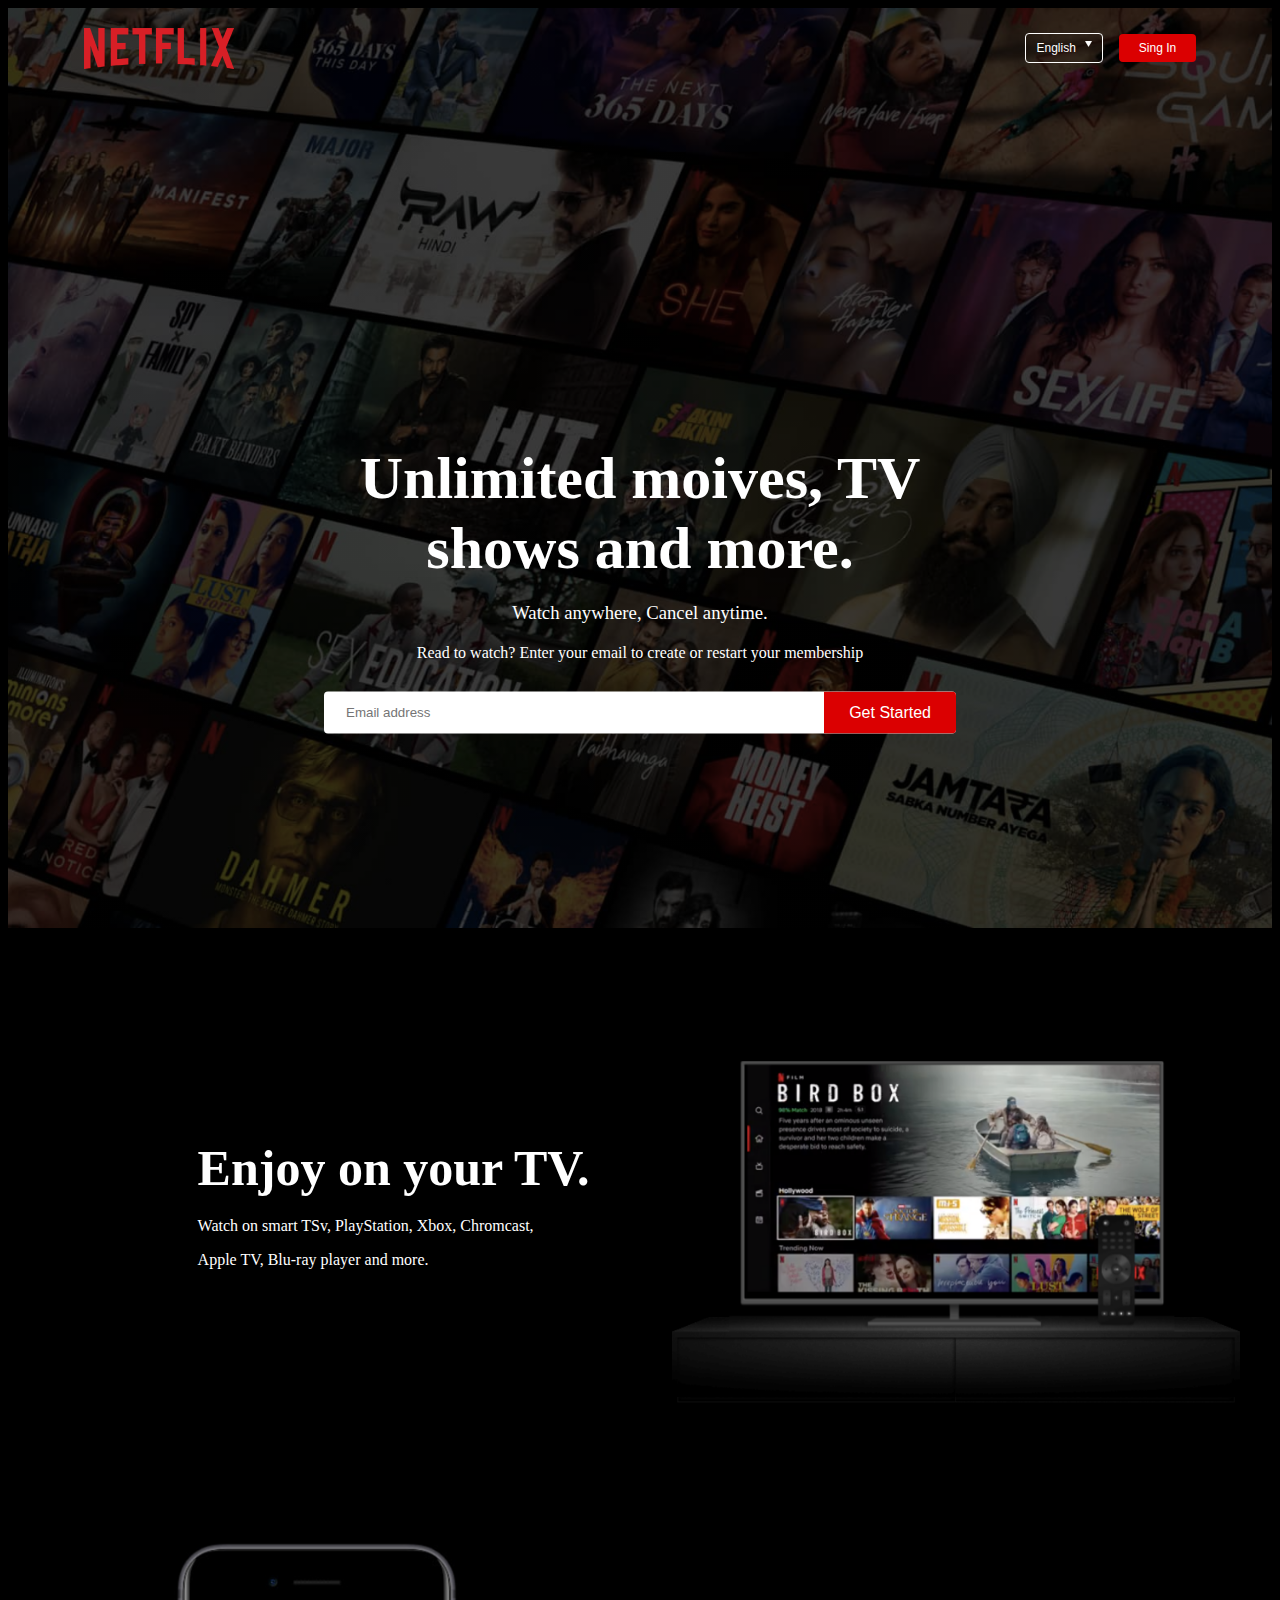
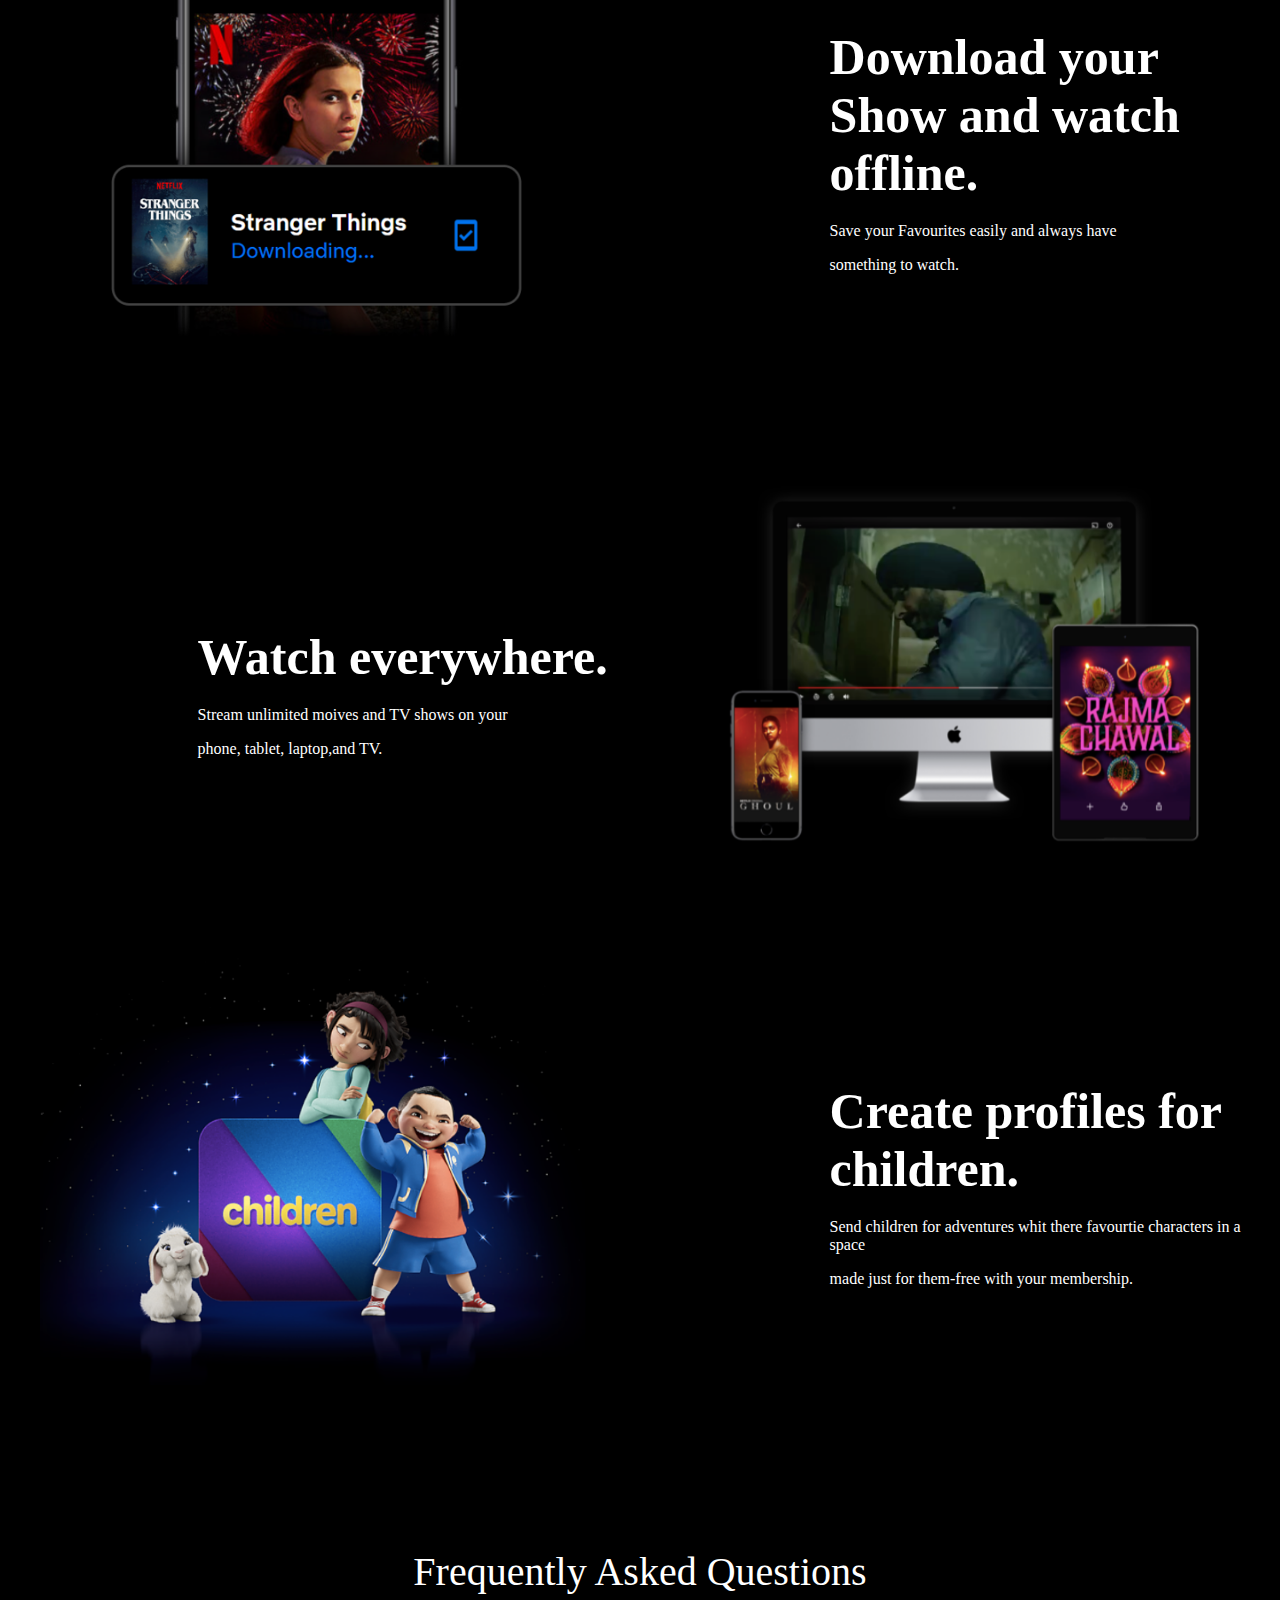
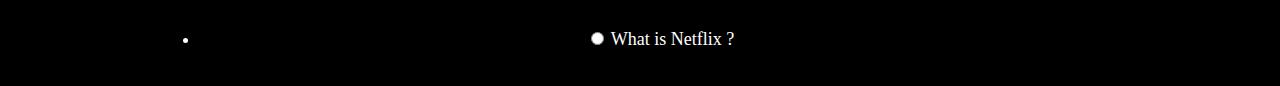
<file: index.html>
<!DOCTYPE html>
<html lang="en">
<head>
    <meta charset="UTF-8">
    <meta name="viewport" content="width=device-width, initial-scale=1.0">
    <title>Netflix</title>
    <link rel="stylesheet" href="style.css">
</head>
<body>
    <div class="header">
        <nav>
            <img src="images/logo.png" class="logo">
            <div>
                <button class="language-btn">English <img src="images/down-icon.png" alt=""></button>
                <button>Sing In</button>
            </div>
        </nav>
        <div class="header-content">
            <h1>Unlimited moives, TV shows and more.</h1>
            <h3>Watch anywhere, Cancel anytime.</h3>
            <p>Read to watch? Enter your email to create or restart your membership</p>
            <form class="email-singup">
                <input type="email" placeholder="Email address" required>
                <button type="submit">Get Started</button>
            </form>
        </div>

    </div>
    <div class="features">
        <div class="row">
            <div class="text-col">
                <h2>Enjoy on your TV.</h2>
                <p>Watch on smart TSv, PlayStation, Xbox, Chromcast, </p>
                    <p>Apple TV, Blu-ray 
                    player and more.</p>
            </div>
            <div class="img-col">
                <img src="images/feature-1.png">
            </div>
        </div>
        <div class="row">
            <div class="img-col">
                <img src="images/feature-2.png">
            </div>
            <div class="text-col">
                <h2>Download your Show and watch offline.</h2>
                <p>Save your Favourites easily and always have  </p>
                    <p>something to watch.</p>
            </div>
            
        </div>
        <div class="row">
            <div class="text-col">
                <h2>Watch everywhere.</h2>
                <p>Stream unlimited moives and TV shows on your </p>
                    <p>phone, tablet, laptop,and TV.</p>
            </div>
            <div class="img-col">
                <img src="images/feature-3.png">
            </div>
            <div class="row">
                <div class="img-col">
                    <img src="images/feature-4.png">
                </div>
                <div class="text-col">
                    <h2>Create profiles for children.</h2>
                    <p> Send children for adventures whit there favourtie characters  in a space </p>
                        <p>made just for them-free with your membership. </p>
                </div>
               
            </div>
       
    </div>
    <div class="faq">
        <h2>Frequently Asked Questions</h2>
        <ul class="accordion">
            <li>
                <input type="radio" name="accordion" id="first">
                <label for="first">
                    What is Netflix ?
                </label>
            </li>
        </ul>
    </div>
    
</body>
</html>
</file>
<file: style.css>
body
{
    background-color: black;
    color: white;
}
.header{
    width: 100%;
    height: 100vh;
    background-image: linear-gradient(rgba(0,0,0,0.7),rgba(0,0,0,0.7)), url(images/header-image.png);
    background-size: cover;
    background-position: center;
    padding: 10px 0;
    position: relative;
}
nav{
    display: flex;
    align-items: center;
    justify-content: space-between;
    padding: 10px 6%;

}
.logo{
    width: 150px;
    cursor: pointer;
}
nav button{
    border: 0;
    outline: 0;
    background: #db0001;
    color: #fff;
    padding: 7px 20px;
    font-size: 12px;
    border-radius: 4px;
    margin-left: 12px;
    cursor: pointer;
}
.language-btn{
    display: inline-flex;
    align-items: centre;
    background: transparent;
    border: 1px solid #fff;
    padding: 7px 10px;

}
.language-btn img{
  width: 7px;
  margin-left: 9px;
  height: 6px;
}
.header-content{
    position:absolute;
    top:50%;
    left: 50%;
    transform: translate(-50%,-50%);
    text-align: center;
    margin-top: 100px;
}
.header-content h1{
    font-size: 60px;
    line-height: 70px;
    font-weight: 600;
    max-width: 650px;
    margin-bottom: auto;
}
.header-content h3{
    font-weight: 400;
    margin-bottom: 20px;
}
.email-singup{
    background: #fff;
    border-radius: 4px;
    display: flex;
    align-items: center;
    margin-top: 30px;
    overflow: hidden;

}
.email-singup input{
    flex: 1;
    border: 0;
    outline: 0;
    margin-left: 20px;
}
.email-singup button{
    background: #db0001;
    border: 0;
    outline: 0;
    color: #fff;
    font-size: 16px;
    cursor: pointer;
    padding: 12px 25px;
}

.feature{
    padding: 50px 12%;
    font-size: 40px;
   
}
.row{
    display: flex;
    width: 100%;
    align-items: center;
    flex-wrap: wrap;
    padding: 50px 0;

}
.text-col{
    flex-basis: 50%;
    margin-bottom: 20px;
   
}
.text-col h2{
    font-size: 50px;
    margin-left: 30%;
    font-weight: 600;
    margin-bottom: 20px;

}
.text-col p{
    margin-left: 30%;
    font-size: 30x;
}
.img-col{
    flex-basis: 50%;
    margin-bottom: 20px;
}
.img-col img{
    display: block;
    width: 90%;
    margin: auto;
}
.faq{
    padding: 10px 12%;
    text-align: center;
    font-size: 18px;
}
.faq h2{
    font-weight: 500;
    font-size: 40px;
    
}
</file>
